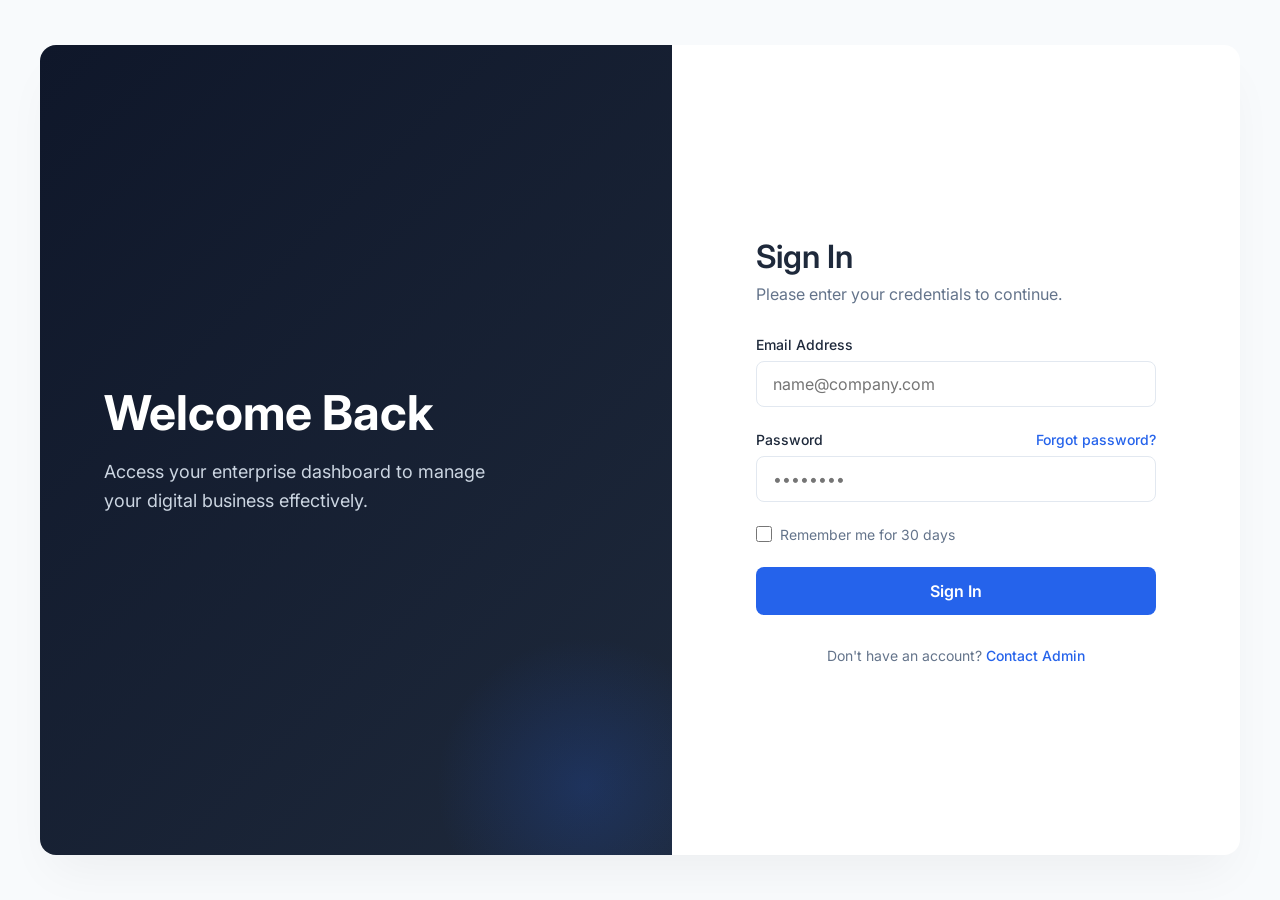
<file: pages/index.html>
<!DOCTYPE html>
<html lang="th">
<head>
    <meta charset="UTF-8">
    <meta name="viewport" content="width=device-width, initial-scale=1.0">
    <title>Enterprise Login</title>
    <link rel="stylesheet" href="../src/css/style.css">
    <link href="https://fonts.googleapis.com/css2?family=Inter:wght@400;500;600;700&display=swap" rel="stylesheet">
</head>
<body>
    <div id="toast-container" class="toast-container"></div>
    <div class="login-container">
        <div class="brand-section">
            <div class="brand-content">
                <h1>Welcome Back</h1>
                <p>Access your enterprise dashboard to manage your digital business effectively.</p>
            </div>
            <!-- Illustration Placeholder -->
            <div class="brand-illustration"></div>
        </div>
        <div class="form-section">
            <div class="form-wrapper">
                <div class="mobile-logo">
                    <h2>Enterprise<span class="text-blue">App</span></h2>
                </div>
                <div class="form-header">
                    <h2>Sign In</h2>
                    <p>Please enter your credentials to continue.</p>
                </div>
                <form id="loginForm" class="login-form">
                    <div class="input-group">
                        <label for="email">Email Address</label>
                        <input type="email" id="email" name="email" placeholder="name@company.com" required autocomplete="username">
                    </div>
                    <div class="input-group">
                        <label class="label-flex" for="password">
                            <span>Password</span>
                            <a href="#" class="forgot-link">Forgot password?</a>
                        </label>
                        <input type="password" id="password" name="password" placeholder="••••••••" required autocomplete="current-password">
                    </div>
                    <div class="remember-group">
                        <input type="checkbox" id="remember" name="remember">
                        <label for="remember">Remember me for 30 days</label>
                    </div>
                    <button type="submit" id="submitBtn" class="btn-primary">
                        <span class="btn-text">Sign In</span>
                        <div class="spinner" style="display: none;"></div>
                    </button>
                </form>
                <div class="form-footer">
                    <p>Don't have an account? <a href="#">Contact Admin</a></p>
                </div>
            </div>
        </div>
    </div>
    <script src="../src/js/app.js"></script>
</body>
</html>
</file>
<file: src/css/style.css>
:root {
    --primary-color: #2563eb;
    --primary-hover: #1d4ed8;
    --bg-slate-50: #f8fafc;
    --bg-slate-100: #f1f5f9;
    --bg-slate-900: #0f172a;
    --text-main: #1e293b;
    --text-muted: #64748b;
    --border-color: #e2e8f0;
    --error-color: #ef4444;
    --success-color: #10b981;
    --focus-ring: rgba(37, 99, 235, 0.2);
}

* {
    margin: 0;
    padding: 0;
    box-sizing: border-box;
    font-family: 'Inter', sans-serif;
}

body {
    background-color: var(--bg-slate-50);
    color: var(--text-main);
    display: flex;
    justify-content: center;
    align-items: center;
    min-height: 100vh;
}

.login-container {
    display: flex;
    width: 100%;
    max-width: 1200px;
    height: 100vh;
    background-color: #ffffff;
    box-shadow: 0 25px 50px -12px rgba(0, 0, 0, 0.05);
}

/* --- Left Side: Branding --- */
.brand-section {
    flex: 1;
    background: linear-gradient(135deg, var(--bg-slate-900) 0%, #1e293b 100%);
    color: white;
    padding: 4rem;
    display: flex;
    flex-direction: column;
    justify-content: center;
    position: relative;
    overflow: hidden;
}

.brand-content {
    position: relative;
    z-index: 2;
    max-width: 400px;
}

.brand-content h1 {
    font-size: 3rem;
    font-weight: 700;
    margin-bottom: 1rem;
    line-height: 1.2;
}

.brand-content p {
    font-size: 1.125rem;
    color: #cbd5e1;
    line-height: 1.6;
}

.brand-illustration {
    position: absolute;
    bottom: -10%;
    right: -10%;
    width: 300px;
    height: 300px;
    background: radial-gradient(circle, var(--primary-color) 0%, transparent 70%);
    opacity: 0.2;
    border-radius: 50%;
}

/* --- Right Side: Form --- */
.form-section {
    flex: 1;
    display: flex;
    justify-content: center;
    align-items: center;
    padding: 2rem;
}

.form-wrapper {
    width: 100%;
    max-width: 400px;
}

.mobile-logo {
    display: none;
    margin-bottom: 2rem;
    text-align: center;
}

.mobile-logo h2 {
    font-size: 1.5rem;
    font-weight: 700;
}

.text-blue {
    color: var(--primary-color);
}

.form-header {
    margin-bottom: 2rem;
}

.form-header h2 {
    font-size: 2rem;
    font-weight: 600;
    margin-bottom: 0.5rem;
}

.form-header p {
    color: var(--text-muted);
}

/* --- Form Controls --- */
.login-form {
    display: flex;
    flex-direction: column;
    gap: 1.5rem;
}

.input-group {
    display: flex;
    flex-direction: column;
    gap: 0.5rem;
}

label {
    font-size: 0.875rem;
    font-weight: 500;
    color: var(--text-main);
}

.label-flex {
    display: flex;
    justify-content: space-between;
    align-items: center;
}

.forgot-link {
    font-size: 0.875rem;
    color: var(--primary-color);
    text-decoration: none;
    font-weight: 500;
}

.forgot-link:hover {
    text-decoration: underline;
}

input[type="email"],
input[type="password"] {
    padding: 0.75rem 1rem;
    border: 1px solid var(--border-color);
    border-radius: 0.5rem;
    font-size: 1rem;
    outline: none;
    transition: all 0.2s ease;
    background-color: #ffffff;
}

input:focus {
    border-color: var(--primary-color);
    box-shadow: 0 0 0 3px var(--focus-ring);
}

.remember-group {
    display: flex;
    align-items: center;
    gap: 0.5rem;
}

.remember-group input[type="checkbox"] {
    width: 1rem;
    height: 1rem;
    accent-color: var(--primary-color);
    cursor: pointer;
}

.remember-group label {
    font-size: 0.875rem;
    color: var(--text-muted);
    font-weight: 400;
    cursor: pointer;
}

/* --- Button & Spinner --- */
.btn-primary {
    background-color: var(--primary-color);
    color: white;
    border: none;
    padding: 0.75rem;
    border-radius: 0.5rem;
    font-size: 1rem;
    font-weight: 600;
    cursor: pointer;
    transition: background-color 0.2s ease;
    display: flex;
    justify-content: center;
    align-items: center;
    height: 48px;
}

.btn-primary:hover:not(:disabled) {
    background-color: var(--primary-hover);
}

.btn-primary:disabled {
    opacity: 0.7;
    cursor: not-allowed;
}

.spinner {
    width: 1.5rem;
    height: 1.5rem;
    border: 3px solid rgba(255, 255, 255, 0.3);
    border-radius: 50%;
    border-top-color: white;
    animation: spin 1s ease-in-out infinite;
}

@keyframes spin {
    to { transform: rotate(360deg); }
}

.form-footer {
    margin-top: 2rem;
    text-align: center;
    font-size: 0.875rem;
    color: var(--text-muted);
}

.form-footer a {
    color: var(--primary-color);
    text-decoration: none;
    font-weight: 500;
}

/* --- Toast Notification System --- */
.toast-container {
    position: fixed;
    top: 20px;
    right: 20px;
    z-index: 9999;
    display: flex;
    flex-direction: column;
    gap: 10px;
}

.toast {
    min-width: 250px;
    padding: 1rem;
    border-radius: 0.5rem;
    background: white;
    color: var(--text-main);
    box-shadow: 0 10px 15px -3px rgba(0, 0, 0, 0.1);
    border-left: 4px solid var(--border-color);
    display: flex;
    align-items: center;
    gap: 0.75rem;
    transform: translateX(120%);
    transition: transform 0.3s cubic-bezier(0.68, -0.55, 0.265, 1.55);
}

.toast.show {
    transform: translateX(0);
}

.toast.success { border-left-color: var(--success-color); }
.toast.error { border-left-color: var(--error-color); }

/* --- Responsive Layout --- */
@media (min-width: 1200px) {
    .login-container {
        height: 90vh;
        border-radius: 1rem;
        overflow: hidden;
    }
}

@media (max-width: 1023px) {
    .brand-section {
        display: none; /* Hide branding on tablet/mobile */
    }
    
    .mobile-logo {
        display: block; /* Show logo above form on mobile */
    }
    
    .form-wrapper {
        max-width: 100%;
        padding: 0 1rem;
    }
}
</file>
